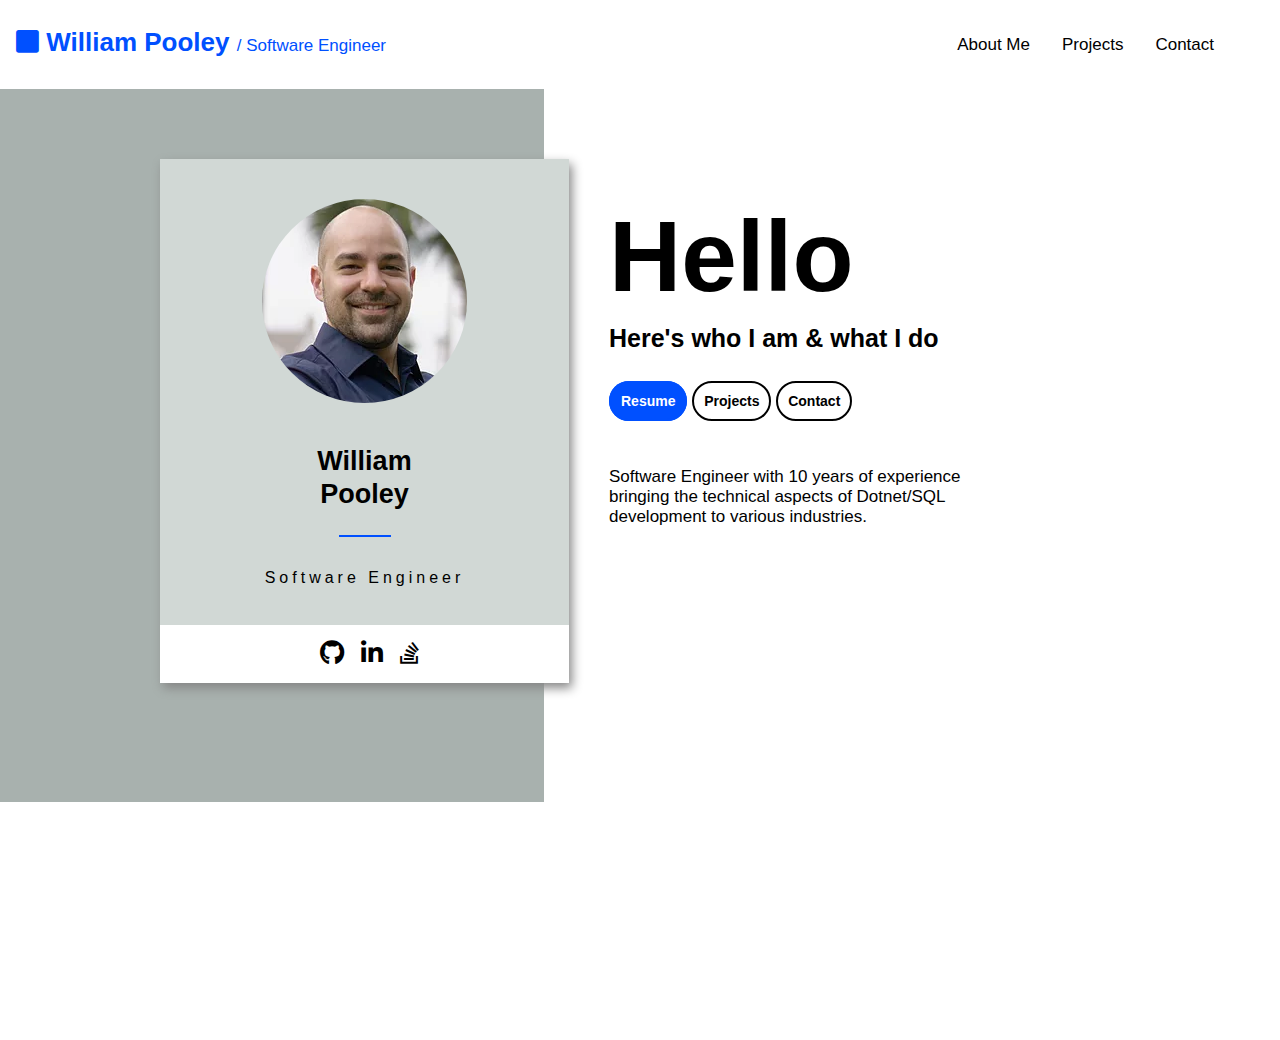
<file: PersonalSite/index.html>
<!DOCTYPE html>
<html>

<head>
    <title>William Pooley</title>
    <link rel="stylesheet" href="./assets/all.min.css" />
    <link rel="stylesheet" href="index.css" />
    <link rel="shortcut icon" type="image/jpg" href="./assets/favicon.ico" />
</head>

<body>
    <div class="NavbarClass" id="navbar">
        <a href="#" class="NavbarName" onclick='linkClicked("About")'>
            <span class="NavbarName">
                <i class="NavbarName fa fa-square"></i>
                William Pooley
            </span>
            <span>/ Software Engineer</span>
        </a>
        <span class="NavLinks">
            <a href="#About" onclick='linkClicked("About")'>About Me</a>
            <a href="#Projects" onclick='linkClicked("Projects")'>Projects</a>
            <a href="#Contact" onclick='linkClicked("Contact")'>Contact</a>
        </span>
        <a href="javascript:void(0);" class="icon" onclick="mobileToggleNavbar()">
            <i class="fa fa-bars"></i>
        </a>
    </div>
    <div class="NavbarBottomPadding"></div>
    <!-- About -->
    <div id="About" class="fade-in">
        <div class="AboutContainer">
            <div class="AboutSidebar"></div>
            <div class="AboutCenterLeft">
                <div class="Selfie">
                    <img class="RoundedImg" src="./assets/selfie.webp" />
                </div>
                <div class="Name">
                    William <br />
                    Pooley
                    <div class="BlueLine"></div>
                    <div class="Title">Software Engineer</div>
                </div>
                <div class="Footer">
                    <a href="https://github.com/deltamaze/" target="_blank">
                        <span>
                            <i class="BlackIcon fab fa-github"></i>
                        </span>
                    </a>
                    <a href="https://www.linkedin.com/in/wcpooley/" target="_blank">
                        <span>
                            <i class="BlackIcon fab fa-linkedin-in"></i>
                        </span>
                    </a>
                    <a href="https://stackoverflow.com/users/3562204/will" target="_blank">
                        <span>
                            <i class="BlackIcon fab fa-stack-overflow"></i>
                        </span>
                    </a>
                </div>
            </div>
            <div class="AboutCenterRight">
                <div class="Hello">Hello</div>
                <div class="SubHello">Here's who I am & what I do</div>
                <div class="AboutButtons">
                    <a href="./assets/wpooley_resume.pdf" target="_blank" id="ResumeButton">Resume</a>
                    <a href="#Projects" onclick='linkClicked("Projects")'>Projects</a>
                    <a href="#Contact" onclick='linkClicked("Contact")'>Contact</a>
                </div>
                <div class="AboutParagraph">
                    Software Engineer with 10 years of experience bringing the technical
                    aspects of Dotnet/SQL development to various industries.
                </div>
            </div>
            <div class="AboutFooter"></div>
        </div>
    </div>
    <!-- Projects -->
    <div id="Projects" class="hide">
        <div class="ProjectContainer">
            <div class="ProjectLeft"></div>
            <div class="ProjectCenter">
                <span class="ProjectPageTitle">
                    <i class="ProjectPageTitle fa fa-square"></i>
                    Projects
                </span>
                <div class="Planner ProjectBlock">
                    <div class="ProjectText">
                        <div class="ProjectTitle">
                            <span>
                                <i class="far fa-caret-square-right"></i>
                                Simple Planner
                            </span>
                        </div>
                        <div class="ProjectDescription">
                            Built on the Firebase/React web app to plan your day.<br /><br />
                            Three way binding, each keystroke is debounced and backed up with
                            a websocket connection to the database.<br /><br />
                            <a class="ProjectLink" href="https://planner.wpooley.com/" target="_blank">
                                View Site
                            </a>
                            /
                            <a class="ProjectLink" href="https://github.com/deltamaze/ProductivitySite" target="_blank">
                                View Code
                            </a>
                        </div>
                    </div>
                    <div class="ProjectImage">
                        <img src="./assets/PlannerImg.webp" />
                    </div>

                </div>

                <div class="Timer ProjectBlock">
                    <div class="ProjectText">
                        <div class="ProjectTitle">
                            <span>
                                <i class="far fa-caret-square-right"></i>
                                Cyberpunk Timer
                            </span>
                        </div>
                        <div class="ProjectDescription">
                            Time Tracking app build with Client-side Blazor/C# running
                            on web assembly.<br /><br />
                            The motivation was to time daily standup meetings and
                            distribute allotted time evenly between team members.
                            <br /><br />
                            <a class="ProjectLink" href="https://deltamaze.github.io/CyberPunkTimer/" target="_blank">
                                View Site
                            </a>
                            /
                            <a class="ProjectLink" href="https://github.com/deltamaze/CyberPunkTimer" target="_blank">
                                View Code
                            </a>
                        </div>
                    </div>
                    <div class="ProjectImage">
                        <img src="./assets/TimerImg.webp" />
                    </div>
                </div>

                <div class="ChromeExt ProjectBlock">
                    <div class="ProjectText">
                        <div class="ProjectTitle">
                            <span>
                                <i class="far fa-caret-square-right"></i>
                                Privacy Screen Chrome Extension
                            </span>
                        </div>
                        <div class="ProjectDescription">
                            Chrome Extension will only show a website's content
                            while moused over the body of the site. <br><br>
                            The extension comes with an options page to toggle
                            between a whitelist/blacklist mode and specify which sites
                            will have the privacy screen effect applied.<br /><br />
                            <a class="ProjectLink"
                                href="https://chrome.google.com/webstore/detail/privacyscreen/bndclkkabaajpgnfimggpjkjbocchjco?hl=en"
                                target="_blank">
                                View Extension Store
                            </a>
                            /
                            <a class="ProjectLink" href="https://github.com/deltamaze/PrivacyScreen" target="_blank">
                                View Code
                            </a>
                        </div>
                    </div>
                    <div class="ProjectImage">
                        <img src="./assets/ChromeExtImg.webp" />
                    </div>
                </div>

            </div>
            <div class="ProjectRight"></div>
            <div class="ProjectFooter"></div>
        </div>
    </div>
    <!-- Contact -->
    <div id="Contact" class="hide">
        <div class="ContactContainer">
            <div class="ContactLeft"></div>
            <div class="ContactCenter">
                <span class="ContactPageTitle">
                    <i class="ContactPageTitle fa fa-square"></i>
                    Contacts
                </span>
                <div class="ContactBlock">
                    <h3>Hello 👋🙂</h3>
                    <br />
                    <span>The two best ways to contact me are </span>
                    <ul>
                        <li>Email: <a href="mailto:contact@wpooley.com">contact@wpooley.com</a></li>
                        <li>Shoot me a message on Linked in: <a href="https://www.linkedin.com/in/wcpooley/">https://www.linkedin.com/in/wcpooley/</a></li>
                    </ul>


                </div>
            </div>
            <div class="ContactRight"></div>
            <div class="ContactFooter"></div>
        </div>
    </div>
    <script src="index.js"></script>
</body>

</html>
</file>
<file: PersonalSite/index.css>
html {
    height: 100%;
}

body {
    margin: 0;
    font-family: Helvetica, sans-serif, Arial;
    font-size: 17px;
    height: 100%;
}

.NavbarClass {
    overflow: hidden;
    background-color: white;
    position: fixed;
    width: 100vw;
    text-align: end;
    z-index: 100;
}

.NavLinks {
    float: right;
    margin-right: 50px;
}

.NavbarBottomPadding {
    padding-bottom: 88px;
}

.NavbarClass a {
    float: left;
    display: block;
    color: black;
    text-align: center;
    padding-left: 16px;
    padding-right: 16px;
    padding-top: 35px;
    padding-bottom: 33px;
    text-decoration: none;
    font-size: 17px;
}

.NavbarClass a:hover {
    color: #0050ff;
}

.NavbarClass a.active {
    background-color: white;
    color: black;
}

.NavbarClass .icon {
    display: none;
    margin-right: 50px;
}

a.NavbarName {
    padding-top: 27px;
    padding-bottom: 31px;
    float: left;
}

span.NavbarName {
    font-weight: bold;
    font-size: 26px;
}

i.NavbarName {
    color: #0050ff;
}

.AboutContainer {
    display: grid;
    grid-template-columns: 0.5fr 1.2fr 1.5fr 0.8fr;
    grid-template-rows: 0.3fr 2.3fr 0.4fr 1fr;
    gap: 0px 0px;
    grid-auto-flow: row;
    height: 952px;
}

.AboutSidebar {
    grid-area: 1 / 1 / 4 / 3;
    background: #a8b1ae;
}

.AboutCenterLeft {
    grid-area: 2 / 2 / 3 / 3;
    display: grid;
    grid-template-columns: 1fr 1fr 1fr;
    grid-template-rows: 1fr 1fr 1fr;
    gap: 0px 0px;
    grid-template-areas: ". Selfie ." ". Name ." "Footer Footer Footer";
    background: #d1d8d5;
    margin-right: -25px;
    text-align: center;
    max-height: 524px;
    box-shadow: 3px 5px 10px #868686;
}

.Selfie {
    grid-area: Selfie;
    margin-top: 40px;
    margin-bottom: 37px;
}

.RoundedImg {
    border-radius: 50%;
}

.Name {
    grid-area: Name;
    line-height: 1.2em;
    text-align: center;
    font-size: 27px;
    font-weight: bold;
}

.BlueLine {
    margin-bottom: 25px;
    margin-top: 25px;
    max-width: 52px;
    min-width: 52px;
    border-top: #0050ff;
    border-width: 2px;
    border-top-style: solid;
    text-align: center;
    margin-left: auto;
    margin-right: auto;
}

.Title {
    letter-spacing: 0.25em;
    font-size: 16px;
    font-weight: lighter
}

.Footer {
    grid-area: Footer;
    background-color: white;
    margin-top: 30px;
    font-size: 25px;
    padding: 14px;
}

.Footer a {
    text-decoration: unset;
}

.Hello {
    margin-top: 40px;
    font-size: 100px;
    font-weight: bold;
}

.SubHello {
    margin-top: 10px;
    margin-bottom: 38px;
    font-size: 25px;
    font-weight: bold;
}

.AboutButtons {
    margin-bottom: 56px;
}

.AboutButtons a {
    border-radius: 30px;
    border: solid;
    border-color: black;
    color: black;
    font-size: 14px;
    font-weight: bold;
    text-decoration: unset;
    border-width: 2px;
    padding: 10px;
    transition: 0.3s;
}

.AboutButtons a:hover {
    background-color: #0050ff;
    color: white;
    border-color: #0050ff;
}

#ResumeButton {
    background-color: #0050ff;
    color: white;
    border-color: #0050ff;
}

#ResumeButton:hover {
    background-color: white;
    color: black;
}

.AboutParagraph {
    font-size: 17px;
}

i.BlackIcon {
    color: #000000;
    margin-left: 10px;
}

.AboutCenterRight {
    grid-area: 2 / 3 / 3 / 4;
    margin-left: 65px;
}

.AboutFooter {
    grid-area: 4 / 1 / 5 / 5;
}

.ProjectContainer {
    display: grid;
    /* background: #a8b1ae; */
    grid-template-columns: 0.6fr 1.9fr 0.5fr;
    grid-template-rows: 1.9fr 0.1fr;
    gap: 0px 0px;
    grid-template-areas: "ProjectLeft ProjectCenter ProjectRight" ". ProjectFooter .";
}

.ProjectLeft {
    grid-area: ProjectLeft;
    background: #a8b1ae;
    margin-right: -1px;
}

.ProjectCenter {
    grid-area: ProjectCenter;
    text-align: center;
    background: #a8b1ae;
    padding-top: 100px;
    padding-bottom: 100px;
}

.ProjectRight {
    grid-area: ProjectRight;
    background: #a8b1ae;
    margin-left: -1px;
}

.ProjectFooter {
    grid-area: ProjectFooter;
    background: white;
}

span.ProjectPageTitle {
    font-weight: bold;
    font-size: 26px;
}

i.ProjectPageTitle {
    color: #0050ff;
}

.ProjectBlock {
    text-align: left;
    width: 750px;
    height: 404px;
    margin-top: 100px;
    background: white;
    box-shadow: 3px 5px 10px #868686;
    left: 50%;
    /* right: 50%; */
    position: relative;
    margin-left: -375px;
}

.ProjectText {
    float: left;
    position: relative;
    width: 399px;
    padding-top: 50px;
    padding-left: 20px;
    padding-right: 10px;
}

.ProjectTitle {
    color: #0050ff;
    margin-top: 20px;
    font-size: 20px;
    font-weight: bold;
}

.ProjectDescription {
    font-size: 17px;
    margin-top: 40px;
}

.ProjectImage {
    float: right;
    position: relative;
    width: 321px;
}
.ProjectLink {
    color: black;
}


.ContactContainer {
    display: grid;
    /* background: #a8b1ae; */
    grid-template-columns: 0.6fr 1.9fr 0.5fr;
    grid-template-rows: 1.9fr 0.1fr;
    gap: 0px 0px;
    grid-template-areas: "ContactLeft ContactCenter ContactRight" ". ContactFooter .";
}

.ContactLeft {
    grid-area: ContactLeft;
    background: #a8b1ae;
    margin-right: -1px;
}

.ContactCenter {
    grid-area: ContactCenter;
    text-align: center;
    background: #a8b1ae;
    padding-top: 100px;
    padding-bottom: 100px;
}

.ContactRight {
    grid-area: ContactRight;
    background: #a8b1ae;
    margin-left: -1px;
}

.ContactFooter {
    grid-area: ContactFooter;
    background: white;
}

span.ContactPageTitle {
    font-weight: bold;
    font-size: 26px;
}

i.ContactPageTitle {
    color: #0050ff;
}

.ContactBlock {
    text-align: left;
    padding-top:50px;
    padding-left:30px;
    width: 750px;
    height: 404px;
    margin-top: 100px;
    background: white;
    box-shadow: 3px 5px 10px #868686;
    left: 50%;
    /* right: 50%; */
    position: relative;
    margin-left: -375px;
}


@media screen and (max-width: 1000px) {
    /* .NavbarClass a:not(:first-child) {
        display: none;
    } */
    .NavLinks {
        display: none;
        float: left;
    }
    /* .NavbarClass a {
        display: none;
    } */
    .NavbarClass a.icon {
        float: right;
        display: block;
    }
}

@media screen and (max-width: 1000px) {
    .NavbarClass.responsive {
        position: relative;
    }
    .NavbarClass.responsive .NavLinks {
        display: inline;
    }
    .NavbarClass.responsive .icon {
        position: absolute;
        right: 0;
        top: 0;
    }
    .NavbarClass.responsive a {
        float: none;
        display: block;
        text-align: left;
    }
}

.hide {
    opacity: 0;
    height: 0;
    overflow: hidden;
    display: none;
}

.fade-in {
    animation: fadeIn ease 1s;
    -webkit-animation: fadeIn ease 1s;
    -moz-animation: fadeIn ease 1s;
    -o-animation: fadeIn ease 1s;
    -ms-animation: fadeIn ease 1s;
    /* height: auto; */
    overflow: auto;
    width: 100%;
    min-height: 80%;
}

@keyframes fadeIn {
    0% {
        opacity: 0;
        height: 0;
        min-height: 0;
        overflow: hidden;
    }
    49% {
        opacity: 0;
        height: 0;
        min-height: 0;
        overflow: hidden;
    }
    50% {
        opacity: 0;
        width: 100%;
        min-height: 80%;
        overflow: auto;
    }
    100% {
        opacity: 1;
        width: 100%;
        min-height: 80%;
        overflow: auto;
    }
}

@-moz-keyframes fadeIn {
    0% {
        opacity: 0;
        height: 0;
        min-height: 0;
        overflow: hidden;
    }
    49% {
        opacity: 0;
        min-height: 0;
        height: 0;
        overflow: hidden;
    }
    50% {
        opacity: 0;
        width: 100%;
        min-height: 80%;
        overflow: auto;
    }
    100% {
        opacity: 1;
        width: 100%;
        min-height: 80%;
        overflow: auto;
    }
}

@-webkit-keyframes fadeIn {
    0% {
        opacity: 0;
        min-height: 0;
        height: 0;
        overflow: hidden;
    }
    49% {
        opacity: 0;
        min-height: 0;
        height: 0;
        overflow: hidden;
    }
    50% {
        opacity: 0;
        width: 100%;
        min-height: 80%;
        overflow: auto;
    }
    100% {
        opacity: 1;
        width: 100%;
        min-height: 80%;
        overflow: auto;
    }
}

@-o-keyframes fadeIn {
    0% {
        opacity: 0;
        min-height: 0;
        height: 0;
        overflow: hidden;
    }
    49% {
        opacity: 0;
        min-height: 0;
        height: 0;
        overflow: hidden;
    }
    50% {
        opacity: 0;
        width: 100%;
        min-height: 80%;
        overflow: auto;
    }
    100% {
        opacity: 1;
        width: 100%;
        min-height: 80%;
        overflow: auto;
    }
}

@-ms-keyframes fadeIn {
    0% {
        opacity: 0;
        min-height: 0;
        height: 0;
        overflow: hidden;
    }
    49% {
        opacity: 0;
        min-height: 0;
        height: 0;
        overflow: hidden;
    }
    50% {
        opacity: 0;
        width: 100%;
        min-height: 80%;
        overflow: auto;
    }
    100% {
        opacity: 1;
        width: 100%;
        min-height: 80%;
        overflow: auto;
    }
}

.fade-out {
    animation: fadeOut ease 1s;
    -webkit-animation: fadeOut ease 1s;
    -moz-animation: fadeOut ease 1s;
    -o-animation: fadeOut ease 1s;
    -ms-animation: fadeOut ease 1s;
    height: 0;
    overflow: hidden;
}

@keyframes fadeOut {
    0% {
        opacity: 1;
        width: 100%;
        min-height: 80%;
        overflow: auto;
    }
    49% {
        opacity: 0;
        width: 100%;
        min-height: 80%;
        overflow: auto;
    }
    50% {
        opacity: 0;
        height: 0;
        overflow: hidden;
    }
    100% {
        opacity: 0;
        height: 0;
        overflow: hidden;
    }
}

@-moz-keyframes fadeOut {
    0% {
        opacity: 1;
        width: 100%;
        min-height: 80%;
        overflow: auto;
    }
    49% {
        opacity: 0;
        width: 100%;
        min-height: 80%;
        overflow: auto;
    }
    50% {
        opacity: 0;
        height: 0;
        overflow: hidden;
    }
    100% {
        opacity: 0;
        height: 0;
        overflow: hidden;
    }
}

@-webkit-keyframes fadeOut {
    0% {
        opacity: 1;
        width: 100%;
        min-height: 80%;
        overflow: auto;
    }
    49% {
        opacity: 0;
        width: 100%;
        min-height: 80%;
        overflow: auto;
    }
    50% {
        opacity: 0;
        height: 0;
        overflow: hidden;
    }
    100% {
        opacity: 0;
        height: 0;
        overflow: hidden;
    }
}

@-o-keyframes fadeOut {
    0% {
        opacity: 1;
        width: 100%;
        min-height: 80%;
        overflow: auto;
    }
    49% {
        opacity: 0;
        width: 100%;
        min-height: 80%;
        overflow: auto;
    }
    50% {
        opacity: 0;
        height: 0;
        overflow: hidden;
    }
    100% {
        opacity: 0;
        height: 0;
        overflow: hidden;
    }
}

@-ms-keyframes fadeOut {
    0% {
        opacity: 1;
        width: 100%;
        min-height: 80%;
        overflow: auto;
    }
    49% {
        opacity: 0;
        width: 100%;
        min-height: 80%;
        overflow: auto;
    }
    50% {
        opacity: 0;
        height: 0;
        overflow: hidden;
    }
    100% {
        opacity: 0;
        height: 0;
        overflow: hidden;
    }
}
</file>
